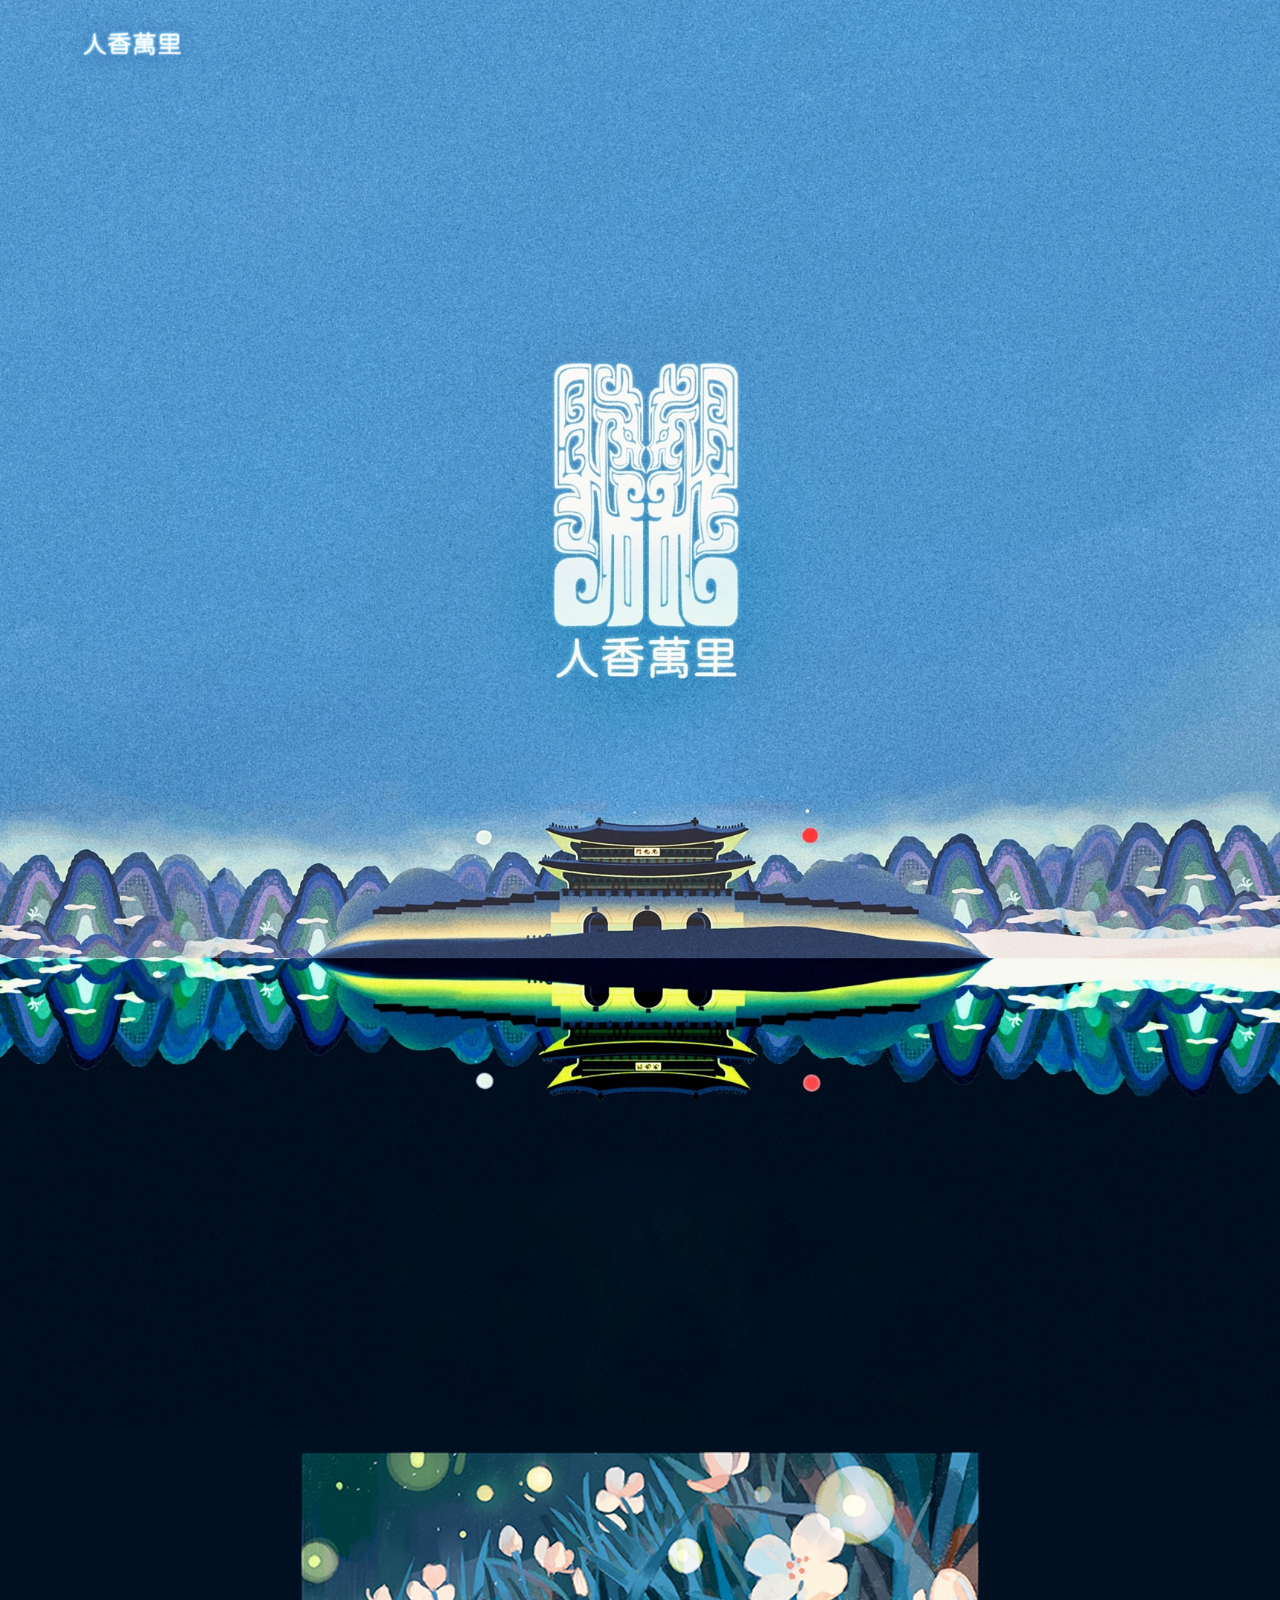
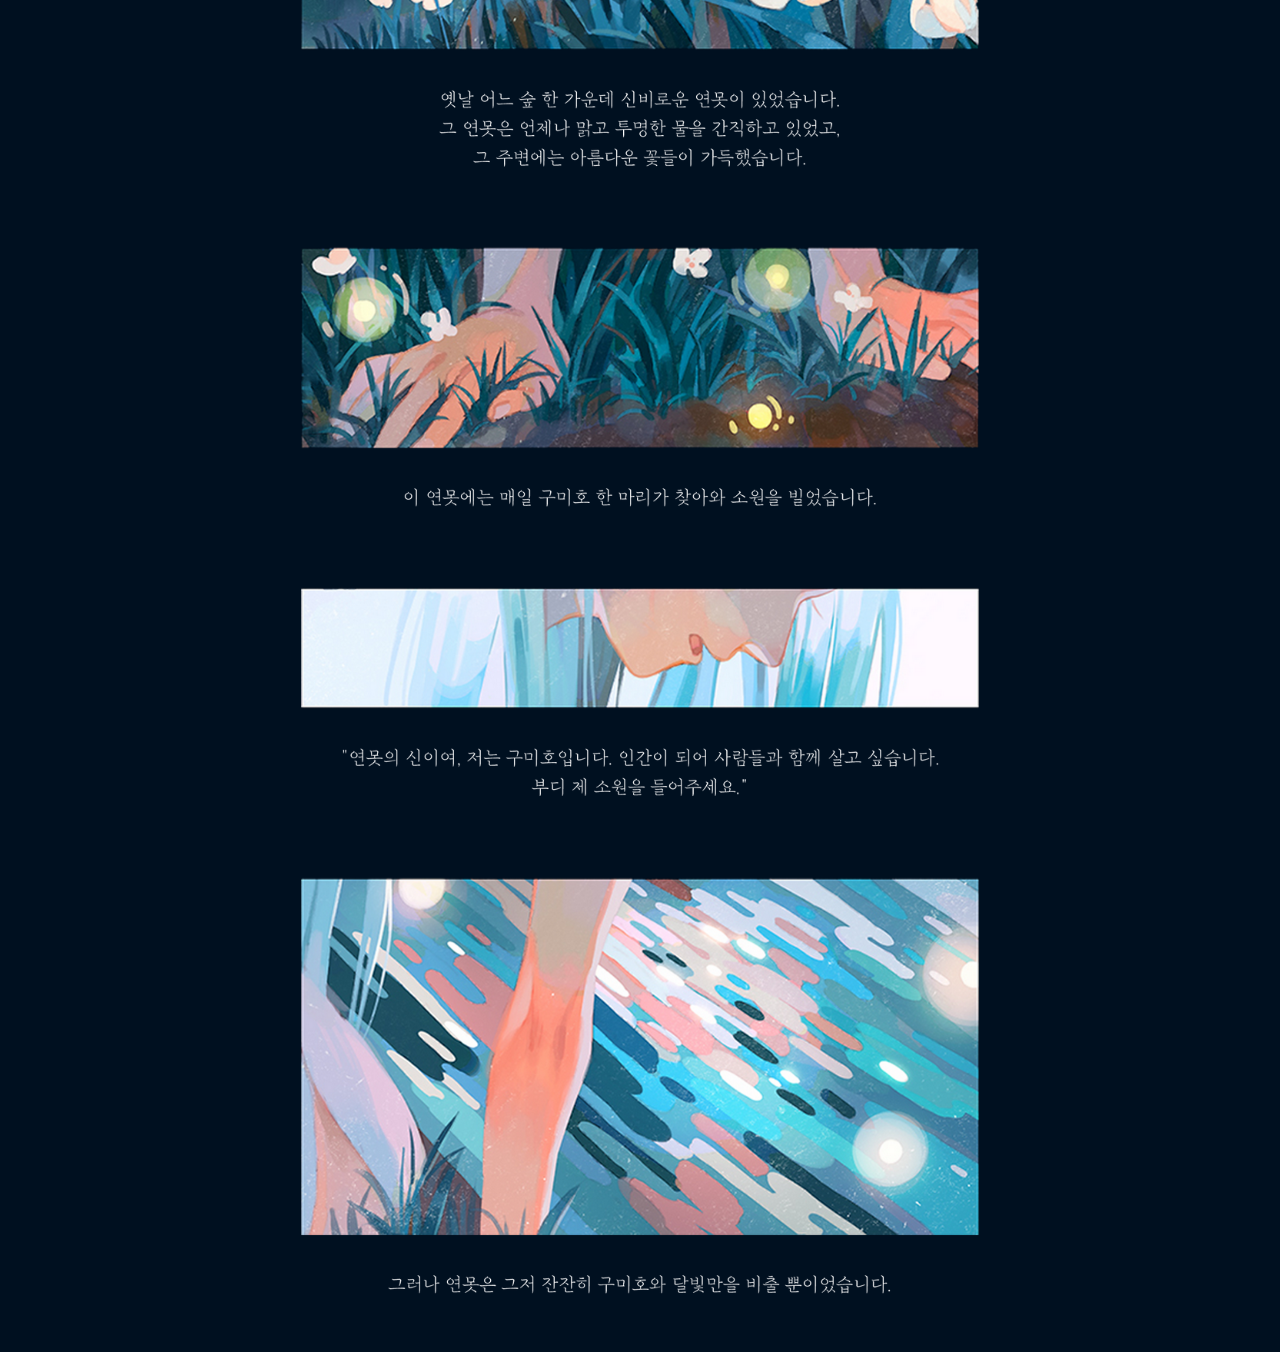
<file: index.html>
<!DOCTYPE html>
<html style="font-size: 16px;" lang="en"><head>
    <meta name="viewport" content="width=device-width, initial-scale=1.0">
    <meta charset="utf-8">
    <meta name="keywords" content="Iterative Methods">
    <meta name="description" content="">
    <title>Page 1</title>
    <link rel="stylesheet" href="nicepage.css" media="screen">
<link rel="stylesheet" href="Page-1.css" media="screen">
    <script class="u-script" type="text/javascript" src="jquery.js" defer=""></script>
    <script class="u-script" type="text/javascript" src="nicepage.js" defer=""></script>
    <meta name="generator" content="Nicepage 5.7.9, nicepage.com">
    <link id="u-theme-google-font" rel="stylesheet" href="https://fonts.googleapis.com/css?family=Roboto:100,100i,300,300i,400,400i,500,500i,700,700i,900,900i|Open+Sans:300,300i,400,400i,500,500i,600,600i,700,700i,800,800i">
    
    
    
    <script type="application/ld+json">{
		"@context": "http://schema.org",
		"@type": "Organization",
		"name": ""
}</script>
    <meta name="theme-color" content="#478ac9">
    <meta property="og:title" content="Page 1">
    <meta property="og:type" content="website">
  <meta data-intl-tel-input-cdn-path="intlTelInput/"></head>
  <body data-home-page="Page-1.html" data-home-page-title="Page 1" class="u-body u-overlap u-xl-mode" data-lang="en"><header class="u-clearfix u-header u-sticky u-sticky-1560 u-header" id="sec-1693"><div class="u-clearfix u-sheet u-valign-middle u-sheet-1">
        <div class="u-container-align-center u-container-style u-group u-image u-image-1" data-image-width="280" data-image-height="148">
          <div class="u-container-layout"></div>
        </div>
      </div></header>
    <section class="u-clearfix u-container-align-center u-image u-section-1" id="sec-11fc" data-image-width="2388" data-image-height="2476">
      <div class="u-clearfix u-sheet u-sheet-1"></div>
    </section>
    <section class="u-clearfix u-custom-color-1 u-section-2" id="sec-ffbb">
      <div class="u-clearfix u-sheet u-valign-middle u-sheet-1">
        <img class="u-image u-image-default u-image-1" src="images/da-1.png" alt="" data-image-width="1366" data-image-height="2973">
      </div>
    </section>
    
    
    
    </section><span style="height: 64px; width: 64px; margin-left: 0px; margin-right: auto; margin-top: 0px; right: 20px; bottom: 20px;" class="u-back-to-top u-file-icon u-icon u-opacity u-opacity-85 u-text-white" data-href="#"><img src="images/4c9d41b9.png" alt=""></span>
  
</body></html>
</file>
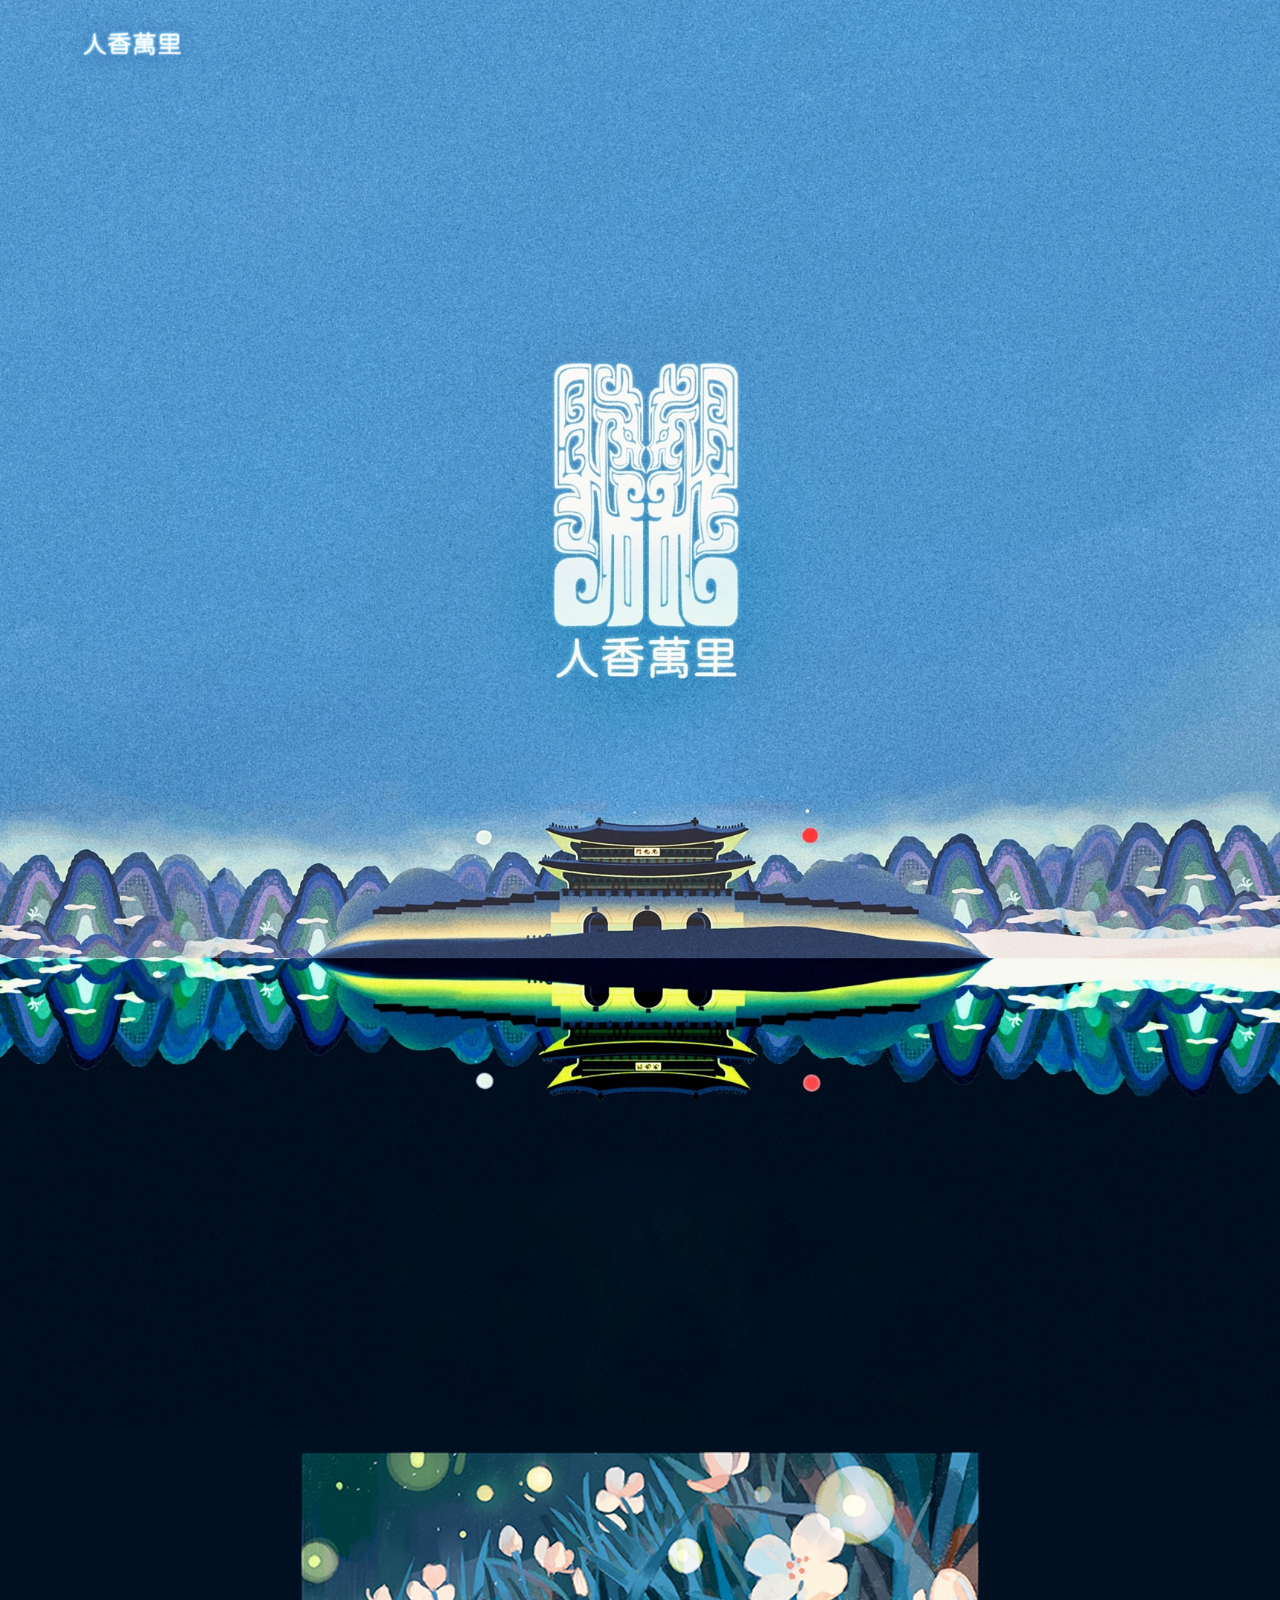
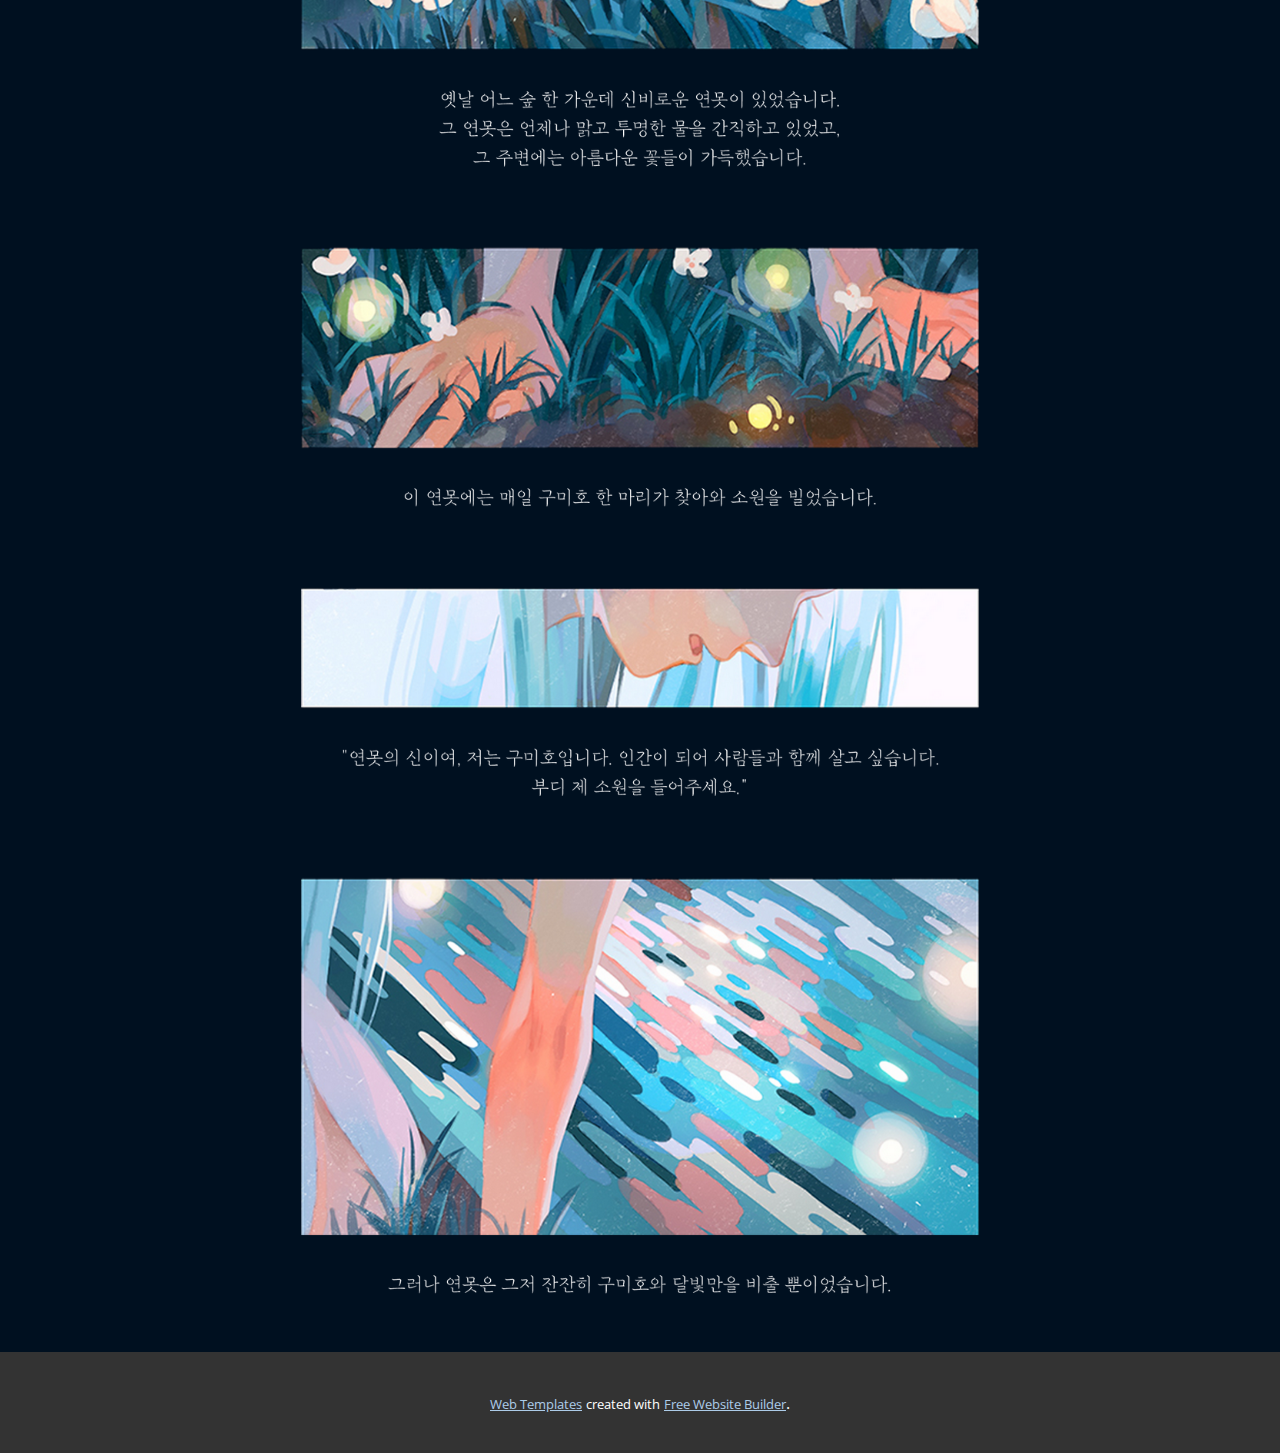
<file: Page-1.html>
<!DOCTYPE html>
<html style="font-size: 16px;" lang="en"><head>
    <meta name="viewport" content="width=device-width, initial-scale=1.0">
    <meta charset="utf-8">
    <meta name="keywords" content="Iterative Methods">
    <meta name="description" content="">
    <title>Page 1</title>
    <link rel="stylesheet" href="nicepage.css" media="screen">
<link rel="stylesheet" href="Page-1.css" media="screen">
    <script class="u-script" type="text/javascript" src="jquery.js" defer=""></script>
    <script class="u-script" type="text/javascript" src="nicepage.js" defer=""></script>
    <meta name="generator" content="Nicepage 5.7.9, nicepage.com">
    <link id="u-theme-google-font" rel="stylesheet" href="https://fonts.googleapis.com/css?family=Roboto:100,100i,300,300i,400,400i,500,500i,700,700i,900,900i|Open+Sans:300,300i,400,400i,500,500i,600,600i,700,700i,800,800i">
    
    
    
    <script type="application/ld+json">{
		"@context": "http://schema.org",
		"@type": "Organization",
		"name": ""
}</script>
    <meta name="theme-color" content="#478ac9">
    <meta property="og:title" content="Page 1">
    <meta property="og:type" content="website">
  <meta data-intl-tel-input-cdn-path="intlTelInput/"></head>
  <body class="u-body u-overlap u-xl-mode" data-lang="en"><header class="u-clearfix u-header u-sticky u-sticky-1560 u-header" id="sec-1693"><div class="u-clearfix u-sheet u-valign-middle u-sheet-1">
        <div class="u-container-align-center u-container-style u-group u-image u-image-1" data-image-width="280" data-image-height="148">
          <div class="u-container-layout"></div>
        </div>
      </div></header>
    <section class="u-clearfix u-container-align-center u-image u-section-1" id="sec-11fc" data-image-width="2388" data-image-height="2476">
      <div class="u-clearfix u-sheet u-sheet-1"></div>
    </section>
    <section class="u-clearfix u-custom-color-1 u-section-2" id="sec-ffbb">
      <div class="u-clearfix u-sheet u-valign-middle u-sheet-1">
        <img class="u-image u-image-default u-image-1" src="images/da-1.png" alt="" data-image-width="1366" data-image-height="2973">
      </div>
    </section>
    
    
    
    <section class="u-backlink u-clearfix u-grey-80">
      <a class="u-link" href="https://nicepage.com/website-templates" target="_blank">
        <span>Web Templates</span>
      </a>
      <p class="u-text">
        <span>created with</span>
      </p>
      <a class="u-link" href="https://nicepage.me" target="_blank">
        <span>Free Website Builder</span>
      </a>. 
    </section><span style="height: 64px; width: 64px; margin-left: 0px; margin-right: auto; margin-top: 0px; right: 20px; bottom: 20px;" class="u-back-to-top u-file-icon u-icon u-opacity u-opacity-85 u-text-white" data-href="#"><img src="images/4c9d41b9.png" alt=""></span>
  
</body></html>
</file>
<file: Page-1.css>
.u-section-1 {
  background-image: url("images/KakaoTalk_20230427_225656882.jpg");
  background-position: 50% 50%;
}

.u-section-1 .u-sheet-1 {
  min-height: 1429px;
}

@media (max-width: 1199px) {
  .u-section-1 .u-sheet-1 {
    min-height: 1178px;
  }
}

@media (max-width: 991px) {
  .u-section-1 .u-sheet-1 {
    min-height: 902px;
  }
}

@media (max-width: 767px) {
  .u-section-1 .u-sheet-1 {
    min-height: 485px;
  }
}

@media (max-width: 575px) {
  .u-section-1 .u-sheet-1 {
    min-height: 345px;
  }
}.u-section-2 .u-sheet-1 {
  min-height: 1523px;
}

.u-section-2 .u-image-1 {
  width: 678px;
  height: 1477px;
  margin: 23px auto;
}

@media (max-width: 1199px) {
  .u-section-2 .u-image-1 {
    height: 1476px;
  }
}

@media (max-width: 767px) {
  .u-section-2 .u-sheet-1 {
    min-height: 1223px;
  }

  .u-section-2 .u-image-1 {
    width: 540px;
    height: 1176px;
  }
}

@media (max-width: 575px) {
  .u-section-2 .u-sheet-1 {
    min-height: 787px;
  }

  .u-section-2 .u-image-1 {
    width: 340px;
    height: 740px;
  }
}
</file>
